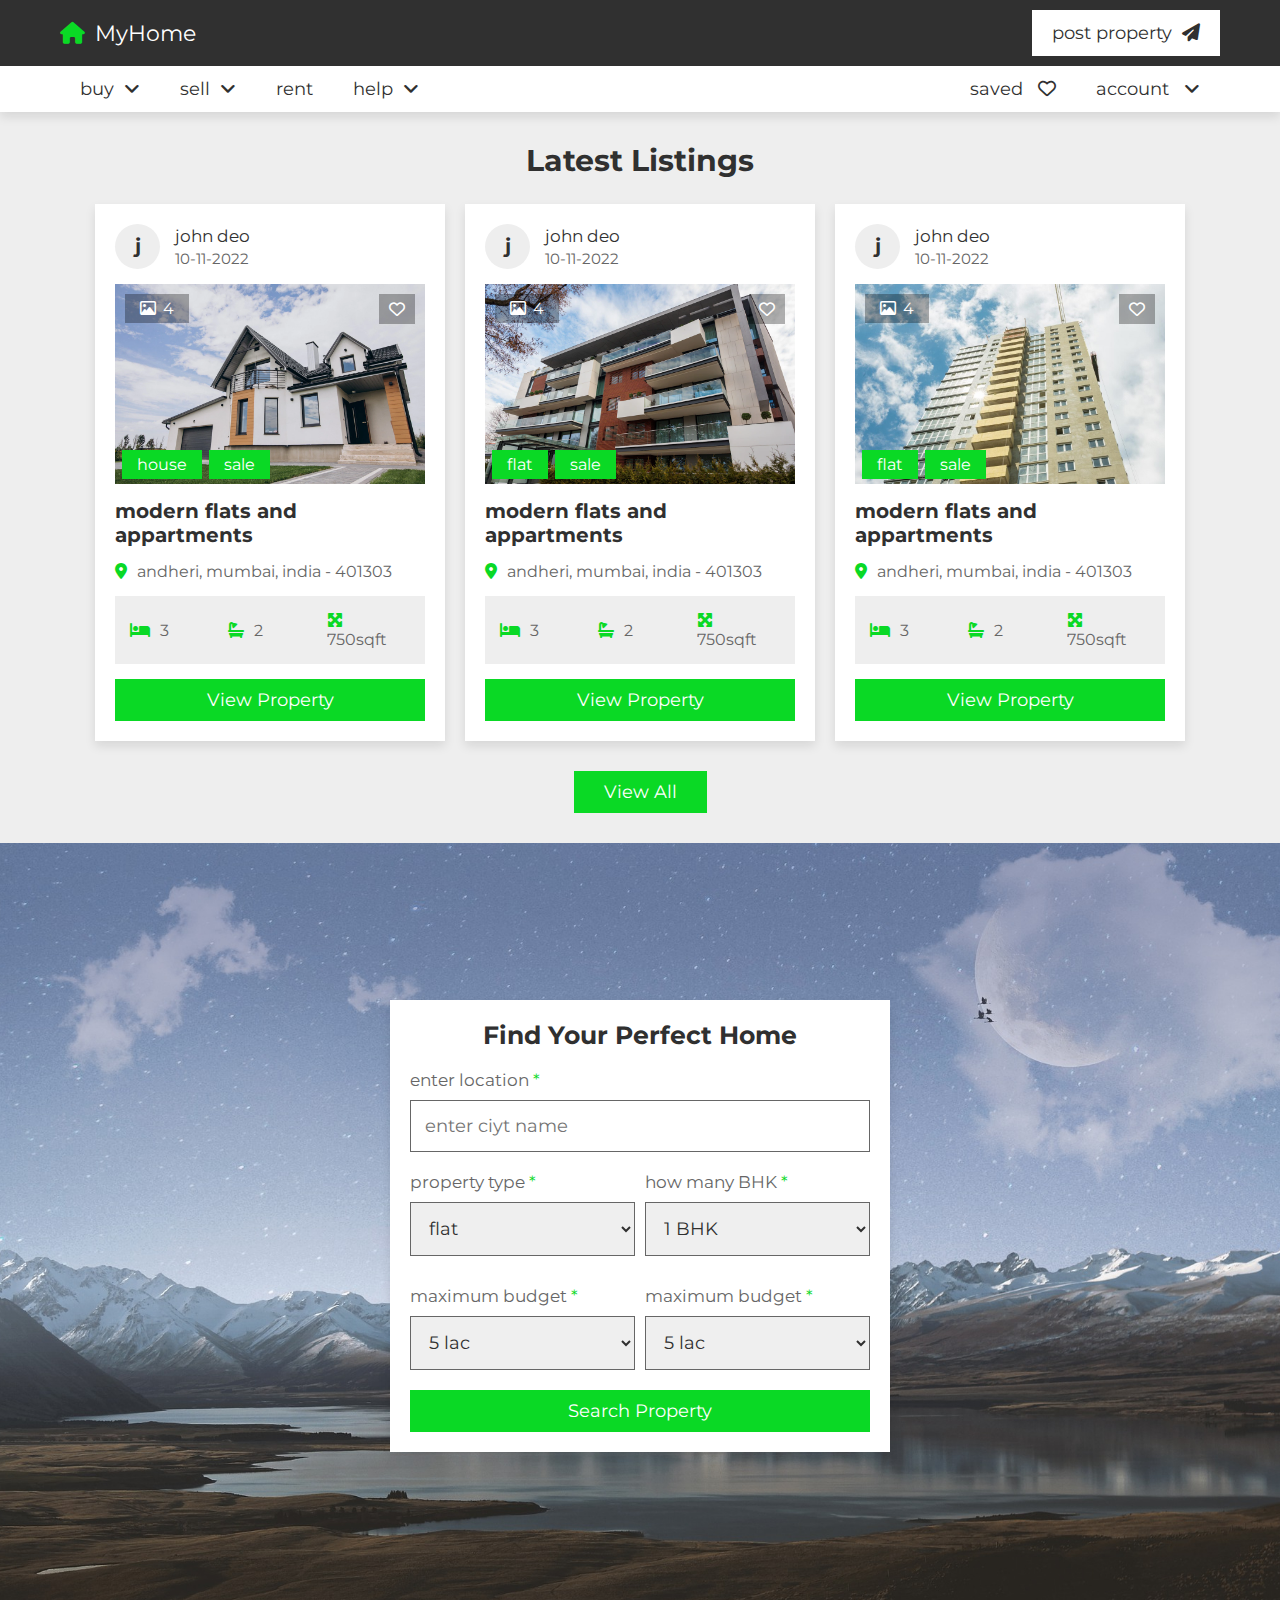
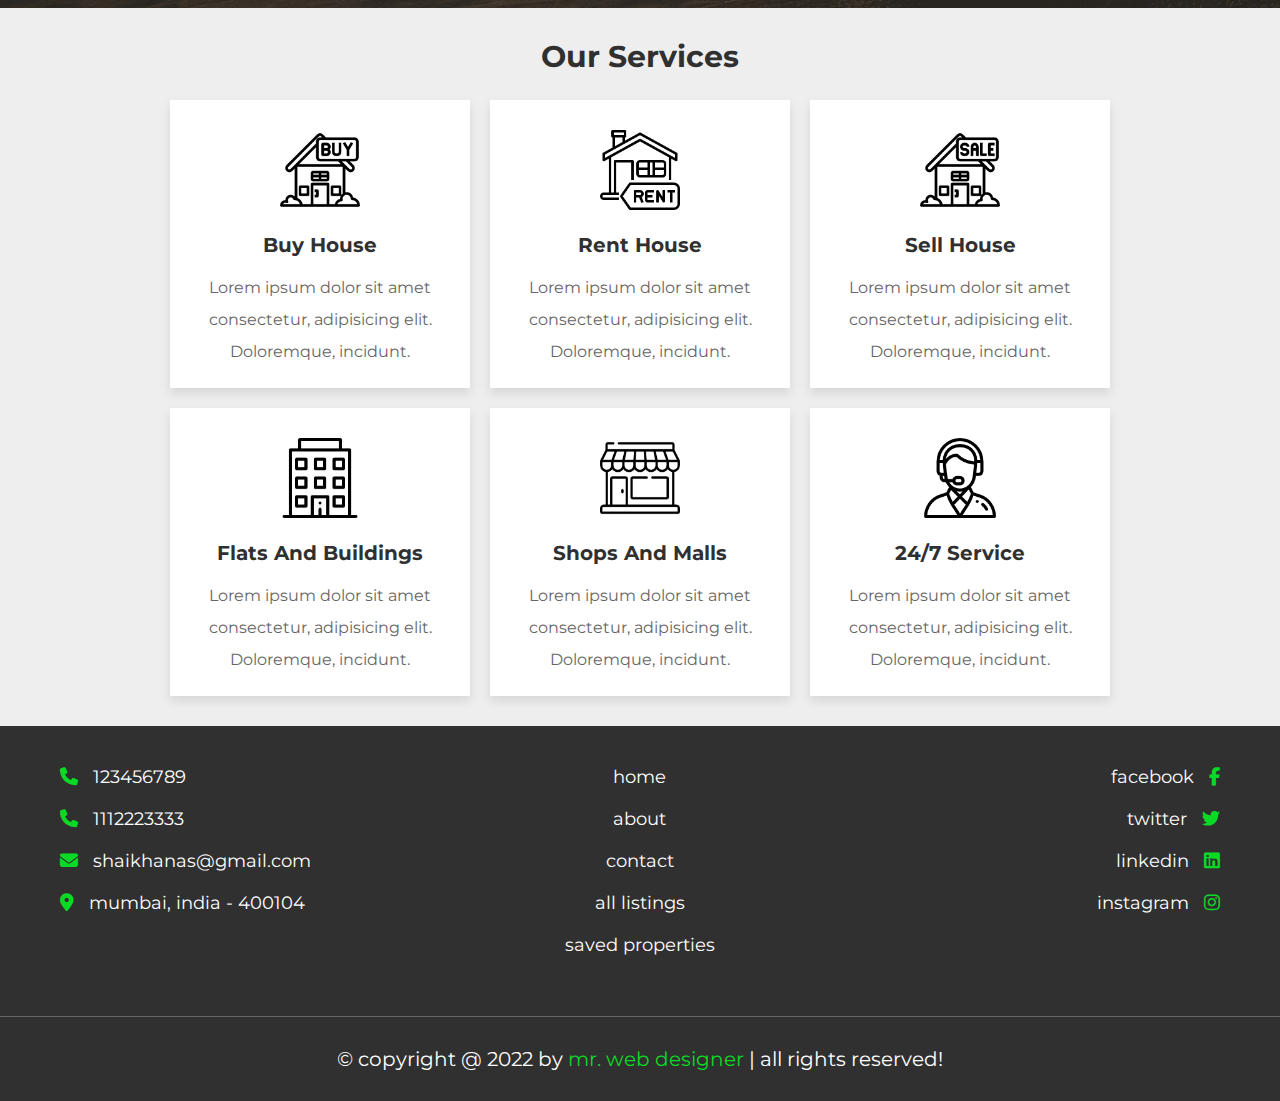
<file: index.html>
<!DOCTYPE html>
<html lang="en">
<head>
   <meta charset="UTF-8">
   <meta http-equiv="X-UA-Compatible" content="IE=edge">
   <meta name="viewport" content="width=device-width, initial-scale=1.0">
   <title>Real Estate Listings Website</title>

   <!-- font awesome cdn link  -->
   <link rel="stylesheet" href="https://cdnjs.cloudflare.com/ajax/libs/font-awesome/6.2.0/css/all.min.css">

   <!-- custom css file link  -->
   <link rel="stylesheet" href="./style.css">

</head>
<body>
   
<!-- header section starts  -->

<header class="header">

   <nav class="navbar nav-1">
      <section class="flex">
         <a href="home.html" class="logo"><i class="fas fa-house"></i>MyHome</a>

         <ul>
            <li><a href="#">post property<i class="fas fa-paper-plane"></i></a></li>
         </ul>
      </section>
   </nav>

   <nav class="navbar nav-2">
      <section class="flex">
         <div id="menu-btn" class="fas fa-bars"></div>

         <div class="menu">
            <ul>
               <li><a href="#">buy<i class="fas fa-angle-down"></i></a>
                  <ul>
                     <li><a href="#">house</a></li>
                     <li><a href="#">flat</a></li>
                     <li><a href="#">shop</a></li>
                     <li><a href="#">ready to move</a></li>
                     <li><a href="#">furnished</a></li>
                  </ul>
               </li>
               <li><a href="#">sell<i class="fas fa-angle-down"></i></a>
                  <ul>
                     <li><a href="#">post property</a></li>
                     <li><a href="#">dashboard</a></li>
                  </ul>
               </li>
               <li><a href="#">rent</a>
                  <ul>
                     <li><a href="#">house</a></li>
                     <li><a href="#">flat</a></li>
                     <li><a href="#">shop</a></li>
                  </ul>
               </li>
               <li><a href="#">help<i class="fas fa-angle-down"></i></a>
                  <ul>
                     <li><a href="about.html">about us</a></i></li>
                     <li><a href="contact.html">contact us</a></i></li>
                     <li><a href="contact.html#faq">FAQ</a></i></li>
                  </ul>
               </li>
            </ul>
         </div>

         <ul>
            <li><a href="#">saved <i class="far fa-heart"></i></a></li>
            <li><a href="#">account <i class="fas fa-angle-down"></i></a>
               <ul>
                  <li><a href="login.html">login</a></li>
                  <li><a href="register.html">register</a></li>
               </ul>
            </li>
         </ul>
      </section>
   </nav>

</header>


<section class="listings">

   <h1 class="heading">latest listings</h1>

   <div class="box-container">

      <div class="box">
         <div class="admin">
            <h3>j</h3>
            <div>
               <p>john deo</p>
               <span>10-11-2022</span>
            </div>
         </div>
         <div class="thumb">
            <p class="total-images"><i class="far fa-image"></i><span>4</span></p>
            <p class="type"><span>house</span><span>sale</span></p>
            <form action="" method="post" class="save">
               <button type="submit" name="save" class="far fa-heart"></button>
            </form>
            <img src="images/house-img-1.webp" alt="">
         </div>
         <h3 class="name">modern flats and appartments</h3>
         <p class="location"><i class="fas fa-map-marker-alt"></i><span>andheri, mumbai, india - 401303</span></p>
         <div class="flex">
            <p><i class="fas fa-bed"></i><span>3</span></p>
            <p><i class="fas fa-bath"></i><span>2</span></p>
            <p><i class="fas fa-maximize"></i><span>750sqft</span></p>
         </div>
         <a href="view_property.html" class="btn">view property</a>
      </div>

      <div class="box">
         <div class="admin">
            <h3>j</h3>
            <div>
               <p>john deo</p>
               <span>10-11-2022</span>
            </div>
         </div>
         <div class="thumb">
            <p class="total-images"><i class="far fa-image"></i><span>4</span></p>
            <p class="type"><span>flat</span><span>sale</span></p>
            <form action="" method="post" class="save">
               <button type="submit" name="save" class="far fa-heart"></button>
            </form>
            <img src="images/house-img-2.webp" alt="">
         </div>
         <h3 class="name">modern flats and appartments</h3>
         <p class="location"><i class="fas fa-map-marker-alt"></i><span>andheri, mumbai, india - 401303</span></p>
         <div class="flex">
            <p><i class="fas fa-bed"></i><span>3</span></p>
            <p><i class="fas fa-bath"></i><span>2</span></p>
            <p><i class="fas fa-maximize"></i><span>750sqft</span></p>
         </div>
         <a href="view_property.html" class="btn">view property</a>
      </div>

      <div class="box">
         <div class="admin">
            <h3>j</h3>
            <div>
               <p>john deo</p>
               <span>10-11-2022</span>
            </div>
         </div>
         <div class="thumb">
            <p class="total-images"><i class="far fa-image"></i><span>4</span></p>
            <p class="type"><span>flat</span><span>sale</span></p>
            <form action="" method="post" class="save">
               <button type="submit" name="save" class="far fa-heart"></button>
            </form>
            <img src="images/house-img-3.jpg" alt="">
         </div>
         <h3 class="name">modern flats and appartments</h3>
         <p class="location"><i class="fas fa-map-marker-alt"></i><span>andheri, mumbai, india - 401303</span></p>
         <div class="flex">
            <p><i class="fas fa-bed"></i><span>3</span></p>
            <p><i class="fas fa-bath"></i><span>2</span></p>
            <p><i class="fas fa-maximize"></i><span>750sqft</span></p>
         </div>
         <a href="view_property.html" class="btn">view property</a>
      </div>

   </div>

   <div style="margin-top: 2rem; text-align:center;">
      <a href="listings.html" class="inline-btn">view all</a>
   </div>

</section>

<div class="home">

   <section class="center">

      <form action="search.html" method="post">
         <h3>find your perfect home</h3>
         <div class="box">
            <p>enter location <span>*</span></p>
            <input type="text" name="location" required maxlength="50" placeholder="enter ciyt name" class="input">
         </div>
         <div class="flex">
            <div class="box">
               <p>property type <span>*</span></p>
               <select name="type" class="input" required>
                  <option value="flat">flat</option>
                  <option value="house">house</option>
                  <option value="shop">shop</option>
               </select>
            </div>
            <div class="box">
               <p>how many BHK <span>*</span></p>
               <select name="bhk" class="input" required>
                  <option value="1">1 BHK</option>
                  <option value="2">2 BHK</option>
                  <option value="3">3 BHK</option>
                  <option value="4">4 BHK</option>
                  <option value="5">5 BHK</option>
                  <option value="6">6 BHK</option>
                  <option value="7">7 BHK</option>
                  <option value="8">8 BHK</option>
                  <option value="9">9 BHK</option>
               </select>
            </div>
            <div class="box">
               <p>maximum budget <span>*</span></p>
               <select name="minimum" class="input" required>
                  <option value="5000000">5 lac</option>
                  <option value="1000000">10 lac</option>
                  <option value="2000000">20 lac</option>
                  <option value="3000000">30 lac</option>
                  <option value="4000000">40 lac</option>
                  <option value="4000000">40 lac</option>
                  <option value="5000000">50 lac</option>
                  <option value="6000000">60 lac</option>
                  <option value="7000000">70 lac</option>
                  <option value="8000000">80 lac</option>
                  <option value="9000000">90 lac</option>
                  <option value="10000000">1 Cr</option>
                  <option value="20000000">2 Cr</option>
                  <option value="30000000">3 Cr</option>
                  <option value="40000000">4 Cr</option>
                  <option value="50000000">5 Cr</option>
                  <option value="60000000">6 Cr</option>
                  <option value="70000000">7 Cr</option>
                  <option value="80000000">8 Cr</option>
                  <option value="90000000">9 Cr</option>
                  <option value="100000000">10 Cr</option>
                  <option value="150000000">15 Cr</option>
                  <option value="200000000">20 Cr</option>
               </select>
            </div>
            <div class="box">
               <p>maximum budget <span>*</span></p>
               <select name="maximum" class="input" required>
                  <option value="5000000">5 lac</option>
                  <option value="1000000">10 lac</option>
                  <option value="2000000">20 lac</option>
                  <option value="3000000">30 lac</option>
                  <option value="4000000">40 lac</option>
                  <option value="4000000">40 lac</option>
                  <option value="5000000">50 lac</option>
                  <option value="6000000">60 lac</option>
                  <option value="7000000">70 lac</option>
                  <option value="8000000">80 lac</option>
                  <option value="9000000">90 lac</option>
                  <option value="10000000">1 Cr</option>
                  <option value="20000000">2 Cr</option>
                  <option value="30000000">3 Cr</option>
                  <option value="40000000">4 Cr</option>
                  <option value="50000000">5 Cr</option>
                  <option value="60000000">6 Cr</option>
                  <option value="70000000">7 Cr</option>
                  <option value="80000000">8 Cr</option>
                  <option value="90000000">9 Cr</option>
                  <option value="100000000">10 Cr</option>
                  <option value="150000000">15 Cr</option>
                  <option value="200000000">20 Cr</option>
               </select>
            </div>
         </div>
         <input type="submit" value="search property" name="search" class="btn">
      </form>

   </section>

</div>



<section class="services">

   <h1 class="heading">our services</h1>

   <div class="box-container">

      <div class="box">
         <img src="images/icon-1.png" alt="">
         <h3>buy house</h3>
         <p>Lorem ipsum dolor sit amet consectetur, adipisicing elit. Doloremque, incidunt.</p>
      </div>

      <div class="box">
         <img src="images/icon-2.png" alt="">
         <h3>rent house</h3>
         <p>Lorem ipsum dolor sit amet consectetur, adipisicing elit. Doloremque, incidunt.</p>
      </div>

      <div class="box">
         <img src="images/icon-3.png" alt="">
         <h3>sell house</h3>
         <p>Lorem ipsum dolor sit amet consectetur, adipisicing elit. Doloremque, incidunt.</p>
      </div>

      <div class="box">
         <img src="images/icon-4.png" alt="">
         <h3>flats and buildings</h3>
         <p>Lorem ipsum dolor sit amet consectetur, adipisicing elit. Doloremque, incidunt.</p>
      </div>

      <div class="box">
         <img src="images/icon-5.png" alt="">
         <h3>shops and malls</h3>
         <p>Lorem ipsum dolor sit amet consectetur, adipisicing elit. Doloremque, incidunt.</p>
      </div>

      <div class="box">
         <img src="images/icon-6.png" alt="">
         <h3>24/7 service</h3>
         <p>Lorem ipsum dolor sit amet consectetur, adipisicing elit. Doloremque, incidunt.</p>
      </div>

   </div>

</section>








<!-- footer section starts  -->

<footer class="footer">

   <section class="flex">

      <div class="box">
         <a href="tel:1234567890"><i class="fas fa-phone"></i><span>123456789</span></a>
         <a href="tel:1112223333"><i class="fas fa-phone"></i><span>1112223333</span></a>
         <a href="mailto:shaikhanas@gmail.com"><i class="fas fa-envelope"></i><span>shaikhanas@gmail.com</span></a>
         <a href="#"><i class="fas fa-map-marker-alt"></i><span>mumbai, india - 400104</span></a>
      </div>

      <div class="box">
         <a href="home.html"><span>home</span></a>
         <a href="about.html"><span>about</span></a>
         <a href="contact.html"><span>contact</span></a>
         <a href="listings.html"><span>all listings</span></a>
         <a href="#"><span>saved properties</span></a>
      </div>

      <div class="box">
         <a href="#"><span>facebook</span><i class="fab fa-facebook-f"></i></a>
         <a href="#"><span>twitter</span><i class="fab fa-twitter"></i></a>
         <a href="#"><span>linkedin</span><i class="fab fa-linkedin"></i></a>
         <a href="#"><span>instagram</span><i class="fab fa-instagram"></i></a>

      </div>

   </section>

   <div class="credit">&copy; copyright @ 2022 by <span>mr. web designer</span> | all rights reserved!</div>

</footer>

<!-- footer section ends -->


<!-- custom js file link  -->
<script src="./script.js"></script>

</body>
</html>
</file>
<file: style.css>
@import url('https://fonts.googleapis.com/css2?family=Montserrat:wght@100;200;300;400&display=swap');

:root{
   --main-color:#0ad925;
   --light-color:#666;
   --light-bg:#eee;
   --white:#fff;
   --black:#303030;
   --border:.1rem solid var(--light-color);
   --box-shodow:0 .5rem 1rem rgba(0,0,0,.1);
}

*{
   font-family: 'Montserrat', sans-serif;
   margin: 0; padding: 0;
   box-sizing: border-box;
   outline: none; border: none;
   text-decoration: none;
}

*::selection{
   background-color: var(--main-color);
   color: var(--white);
}

*::-webkit-scrollbar{
   height: .5rem;
   width: 1rem;
}

*::-webkit-scrollbar-track{
   background-color: transparent;
}

*::-webkit-scrollbar-thumb{
   background-color: var(--main-color);
   border-radius: 5rem;
}

html{
   font-size: 62.5%;
   overflow-x: hidden;
   scroll-behavior: smooth;
   scroll-padding-top: 10rem;
}

body{
   background-color: var(--light-bg);
}

section{
   padding: 3rem 2rem;
   max-width: 1200px;
   margin: 0 auto;
}

.heading{
   text-align: center;
   padding-bottom: 2.5rem;
   font-size: 3rem;
   color: var(--black);
   text-transform: capitalize;
}

.btn,
.inline-btn{
   margin-top: 1rem;
   padding: 1rem 3rem;
   background-color: var(--main-color);
   color: var(--white);
   cursor: pointer;
   text-align: center;
   font-size: 1.8rem;
   text-transform: capitalize;
}

.btn:hover,
.inline-btn:hover{
   background-color: var(--black);
}

.btn{
   display: block;
   width: 100%;
}

.inline-btn{
   display: inline-block;
}

.header{
   position: sticky;
   top: 0; left: 0; right: 0;
   z-index: 1000;
   box-shadow: var(--box-shodow);
}

.header .navbar.nav-1 .flex{
   padding-top: 1rem;
   padding-bottom: 1rem;
}

.header .navbar.nav-2 .flex{
   padding-top: 0;
   padding-bottom: 0;
}

.header .navbar.nav-1{
   background-color: var(--black);
}

.header .navbar.nav-2{
   background-color: var(--white);
}

.header .navbar .flex{
   display: flex;
   align-items: center;
   justify-content: space-between;
}

.header .navbar .flex .logo{
   font-size: 2.2rem;
   color: var(--white); 
}

.header .navbar .flex .logo i{
   color: var(--main-color);
   margin-right: 1rem;
}

.header .navbar .flex ul{
   list-style: none;
}

.header .navbar .flex ul li{
   float: left;
   position: relative;
}

.header .navbar .flex ul li a{
   display: inline-block;
   padding: 1.2rem 2rem;
   font-size: 1.8rem;
   color: var(--black);
   background-color: var(--white);
}

.header .navbar .flex ul li a:hover{
   background-color: var(--main-color);
   color: var(--white);
}

.header .navbar .flex ul li a i{
   margin-left: 1rem;
}

.header .navbar .flex ul li ul{
   position: absolute;
   width: 17rem;
   left: 0;
}

.header .navbar .flex ul li ul li{
   width: 100%;
}

.header .navbar .flex ul li ul li a{
   display: none;
}

.header .navbar .flex ul li:hover ul li a{
   display: block;
}

#menu-btn{
   font-size: 2.5rem;
   color: var(--black);
   display: none;
}

.home{
   background:url('../images/home-bg.jpg') no-repeat;
   background-size: cover;
   background-position: center;
}

.home .center{
   min-height: 85vh;
   display: flex;
   align-items: center;
   justify-content: center;
}

.home .center form{
   background-color: var(--white);
   padding: 2rem;
   box-shadow: var(--box-shodow);
   width: 50rem;
}

.home .center form h3{
   padding-bottom: 1rem;
   text-align: center;
   color: var(--black);
   text-transform: capitalize;
   font-size: 2.5rem;
}

.home .center form .flex{
   display: flex;
   gap:1rem;
   flex-wrap: wrap;
}

.home .center form .box{
   flex: 1 1 20rem;
}

.home .center form .box .input{
   width: 100%;
   border: var(--border);
   padding: 1.4rem;
   color: var(--black);
   font-size: 1.8rem;
   margin: 1rem 0;
}

.home .center form .box p{
   color: var(--light-color);
   font-size: 1.7rem;
   padding-top: 1rem;
}

.home .center form .box p span{
   color: var(--main-color);
}

.services .box-container{
   display: grid;
   grid-template-columns: repeat(auto-fit, 30rem);
   gap: 2rem;
   justify-content: center;
   align-items: flex-start;
}

.services .box-container .box{
   background-color: var(--white);
   box-shadow: var(--box-shodow);
   padding: 2rem;
   text-align: center;
}

.services .box-container .box img{
   margin: 1rem 0;
   height: 8rem;
}

.services .box-container .box h3{
   font-size: 2rem;
   padding: 1rem 0;
   color: var(--black);
   text-transform: capitalize;
}

.services .box-container .box p{
   line-height: 2;
   font-size: 1.6rem;
   color: var(--light-color);
   padding-top: .5rem;
}

.listings .box-container{
   display: grid;
   grid-template-columns: repeat(auto-fit, 35rem);
   gap: 2rem;
   justify-content: center;
   align-items: flex-start;
}

.listings .box-container .box{
   background-color: var(--white);
   box-shadow: var(--box-shodow);
   padding: 2rem;
   overflow-x: hidden;
}

.listings .box-container .box .admin{
   display: flex;
   align-items: center;
   gap: 1.5rem;
}

.listings .box-container .box .admin h3{
   height: 4.5rem;
   line-height: 4.4rem;
   width: 4.5rem;
   border-radius: 50%;
   font-size: 2rem;
   color: var(--black);
   background-color: var(--light-bg);
   text-align:center;
}

.listings .box-container .box .admin p{
   font-size: 1.7rem;
   color: var(--black);
   padding-bottom: .3rem;
}

.listings .box-container .box .admin span{
   font-size: 1.5rem;
   color: var(--light-color);
}

.listings .box-container .box .thumb{
   position: relative;
   height: 20rem;
   overflow: hidden;
   margin: 1.5rem 0;
}

.listings .box-container .box .thumb img{
   height: 100%;
   width: 100%;
   transition: .2s linear;
}

.listings .box-container .box:hover .thumb img{
   transform: scale(1.1);
}

.listings .box-container .box .thumb .total-images{
   position: absolute;
   top: 1rem; left: 1rem;
   background-color: rgba(0,0,0,.3);
   color: var(--white);
   padding: .5rem 1.5rem;
   font-size: 1.6rem;
   z-index: 1;
}

.listings .box-container .box .thumb .total-images i{
   margin-right: .7rem;
}

.listings .box-container .box .thumb .type{
   position: absolute;
   bottom: 1rem; left: .7rem;
   z-index: 1;
}

.listings .box-container .box .thumb .type span{
   margin-right: .7rem;
   padding: .5rem 1.5rem;
   color: var(--white);
   background-color: var(--main-color);
   font-size: 1.6rem;
}

.listings .box-container .box .thumb .save{
   position: absolute;
   top: 1rem; right: 1rem;
   z-index: 1;
}

.listings .box-container .box .thumb .save button{
   background-color: rgba(0,0,0,.3);
   color: var(--white);
   padding: .7rem 1rem;
   font-size: 1.6rem;
   cursor: pointer;
}

.listings .box-container .box .thumb .save button:hover{
   background-color: var(--main-color);
}

.listings .box-container .box .name{
   font-size: 2rem;
   text-overflow: ellipsis;
   overflow-x: hidden;
   color: var(--black);
   margin-bottom: .5rem;
}

.listings .box-container .box .location{
   padding-top: 1rem;
   font-size: 1.6rem;
   color: var(--light-color);
}

.listings .box-container .box .location i{
   margin-right: 1rem;
   color: var(--main-color);
}

.listings .box-container .box .flex{
   display: flex;
   background-color: var(--light-bg);
   padding: 1.5rem;
   justify-content: space-between;
   align-items: center;
   margin: 1.5rem 0;
   flex-wrap: wrap;
   gap: 1.5rem;
}

.listings .box-container .box .flex p{
   font-size: 1.6rem;
   flex: 1 1 4rem;
}

.listings .box-container .box .flex p span{
   color: var(--light-color);
}

.listings .box-container .box .flex p i{
   margin-right: 1rem;
   color: var(--main-color);
}

.view-property .details{
   background-color: var(--white);
   box-shadow: var(--box-shodow);
   padding: 2rem;
   overflow-x: hidden;
}

.view-property .details .thumb{
   background-color: var(--black);
   padding: 1.5rem;
   margin-bottom: 1.5rem;
}

.view-property .details .thumb .big-image img{
   height: 40rem;
   width: 100%;
   object-fit: contain;
}

.view-property .details .thumb .small-images{
   display: flex;
   justify-content: center;
   gap: 1.5rem;
   padding-top: 1rem;
   flex-wrap: wrap;
}

.view-property .details .thumb .small-images img{
   height: 7rem;
   width: 10rem;
   object-fit: cover;
   cursor: pointer;
   transition: .2s linear;
}

.view-property .details .thumb .small-images img:hover{
   transform: scale(1.1);
}

.view-property .details .name{
   font-size: 2rem;
   text-overflow: ellipsis;
   overflow-x: hidden;
   margin-bottom: .5rem;
}

.view-property .details .location{
   padding-top: 1rem;
   font-size: 1.6rem;
   color: var(--light-color);
}

.view-property .details .location i{
   margin-right: 1rem;
   color: var(--main-color);
}

.view-property .details .info{
   display: flex;
   background-color: var(--light-bg);
   padding: 1.5rem;
   margin: 1.5rem 0;
   justify-content: space-between;
   align-items: center;
   flex-wrap: wrap;
   gap: 2rem;
}

.view-property .details .info p{
   font-size: 1.7rem;
}

.view-property .details .info p span,
.view-property .details .info p a{
   color: var(--light-color);
}

.view-property .details .info p a:hover{
   text-decoration: underline;
}

.view-property .details .info p i{
   margin-right: 1.5rem;
   color: var(--main-color);
}

.view-property .details .title{
   font-size: 2rem;
   color: var(--black);
   padding-bottom: 1.5rem;
   border-bottom: var(--border);
}

.view-property .details .flex{
   margin: 1.5rem 0;
   display: flex;
   justify-content: space-between;
   flex-wrap: wrap;
}

.view-property .details .flex .box{
   flex: 1 1 40rem;
}

.view-property .details .flex .box p{
   padding: .5rem 0;
   font-size: 1.6rem;
   color: var(--light-color);
}

.view-property .details .flex .box i{
   color: var(--main-color);
   margin-right: 1.5rem;
}

.view-property .details .description{
   padding: .5rem 0;
   margin-top: .5rem;
   font-size: 1.6rem;
   color: var(--light-color);
   line-height: 1.5;
}

.about .row{
   display: flex;
   flex-wrap: wrap;
   gap: 1.5rem;
   align-items: center;
}

.about .row .image{
   flex: 1 1 40rem;
}

.about .row .image img{
   width: 100%;
}

.about .row .content{
   flex: 1 1 40rem;
   text-align: center;
}

.about .row .content h3{
   font-size: 2.5rem;
   color: var(--black);
   margin-bottom: .5rem;
   text-transform: capitalize;
}

.about .row .content p{
   line-height: 2;
   padding: 1rem 0;
   font-size: 1.7rem;
   color: var(--light-color);
}

.steps .box-container{
   display: grid;
   grid-template-columns: repeat(auto-fit, 30rem);
   gap: 2rem;
   justify-content: center;
   align-items: flex-start;
}

.steps .box-container .box{
   background-color: var(--white);
   padding: 2rem;
   text-align: center;
   box-shadow: var(--box-shodow);
}

.steps .box-container .box img{
   height: 7rem;
   margin: .5rem 0;
}

.steps .box-container .box h3{
   padding: 1rem 0;
   font-size: 2rem;
   text-transform: capitalize;
   color: var(--black);
}

.steps .box-container .box p{
   line-height: 2;
   font-size: 1.6rem;
   color: var(--light-color);
}

.reviews .box-container{
   display: grid;
   grid-template-columns: repeat(auto-fit, 35rem);
   gap: 2rem;
   justify-content: center;
   align-items: flex-start;
}

.reviews .box-container .box{
   background-color: var(--white);
   padding: 2rem;
   box-shadow: var(--box-shodow);
}

.reviews .box-container .box .user{
   display: flex;
   align-items: center;
   gap: 1.5rem;
   margin-bottom: 1rem;
}

.reviews .box-container .box .user img{
   height: 6rem;
   width: 6rem;
   border-radius: 50%;
}

.reviews .box-container .box .user h3{
   font-size: 2rem;
   color: var(--black);
   padding-bottom: .3rem;
}

.reviews .box-container .box .user .stars i{
   font-size: 1.5rem;
   color: var(--main-color);
}

.reviews .box-container .box p{
   line-height: 2;
   padding-top: .5rem;
   font-size: 1.6rem;
   color: var(--light-color);
}

.contact .row{
   display: flex;
   flex-wrap: wrap;
   gap: 1.5rem;
   align-items: center;
}

.contact .row .image{
   flex: 1 1 50rem;
}

.contact .row .image img{
   width: 100%;
}

.contact .row form{
   flex: 1 1 30rem;
   background-color: var(--white);
   box-shadow: var(--box-shodow);
   padding: 2rem;
}

.contact .row form h3{
   padding-bottom: 1rem;
   font-size: 2.5rem;
   color: var(--black);
   text-align: center;
   text-transform: capitalize;
}

.contact .row form .box{
   width: 100%;
   border: var(--border);
   padding: 1.4rem;
   color: var(--black);
   font-size: 1.8rem;
   margin: 1rem 0;
}

.contact .row form textarea{
   height: 15rem;
   resize: none;
}

.faq .box-container{
   display: flex;
   flex-wrap: wrap;
   gap: 2rem;
   align-items: flex-start;
}


.faq .box-container .box{
   flex: 1 1 40rem;
   box-shadow: var(--box-shodow);
}

.faq .box-container .box h3{
   padding: 1.5rem 2rem;
   font-size: 2rem;
   background-color: var(--black);
   color: var(--white);
   display: flex;
   align-items: center;
   justify-content: space-between;
   gap: 1rem;
   cursor: pointer;
}

.faq .box-container .box p{
   font-size: 1.6rem;
   color: var(--light-color);
   background-color: var(--white);
   padding: 1.5rem 2rem;
   line-height: 1.5;
   display: none;
}

.faq .box-container .box.active p{
   display: block;
}

.faq .box-container .box.active h3{
   background-color: var(--main-color);
}

.filters form{
   background-color: var(--white);
   box-shadow: var(--box-shodow);
   padding: 2rem;
}

.filters form #close-filter{
   text-align: right;
   padding-bottom: 2rem;
   display: none;
}

.filters form #close-filter i{
   height: 4.5rem;
   width: 4.5rem;
   line-height: 4.4rem;
   background-color: var(--main-color);
   color: var(--white);
   cursor: pointer;
   font-size: 2rem;
   text-align: center;
}

.filters form #close-filter i:hover{
   background-color: var(--black);
}

.filters form h3{
   font-size: 2.5rem;
   padding-bottom: 2rem;
   color: var(--black);
   text-transform: capitalize;
   text-align: center;
}

.filters form .flex{
   display: flex;
   gap: 1rem;
   flex-wrap: wrap;
}

.filters form .flex .box{
   flex: 1 1 40rem;
}

.filters form .flex .box .input{
   width: 100%;
   margin: 1rem 0;
   font-size: 1.8rem;
   color: var(--black);
   border: var(--border);
   padding: 1.4rem;
}

.filters form .flex .box p{
   font-size: 1.6rem;
   color: var(--light-color);
}

#filter-btn{
   position: fixed;
   bottom: 1rem; right: 1rem;
   background-color: var(--border);
   color: var(--white);
   text-align: center;
   height: 4.5rem;
   width: 4.5rem;
   line-height: 4.4rem;
   z-index: 1000;
   font-size: 2rem;
   background-color: var(--main-color);
   display: none;
}

.form-container form{
   max-width: 50rem;
   margin: 0 auto;
   background-color: var(--white);
   box-shadow: var(--box-shodow);
   padding: 2rem;
   text-align: center;
}

.form-container form h3{
   padding-bottom: 1rem;
   font-size: 2.5rem;
   color: var(--black);
   text-transform: capitalize;
}

.form-container form .box{
   border: var(--border);
   padding: 1.4rem;
   color: var(--black);
   margin: 1rem 0;
   width: 100%;
   font-size: 1.8rem;
}

.form-container form p{
   font-size: 1.7rem;
   padding: 1rem 0;
   color: var(--light-color);
}

.form-container form p a{
   color: var(--main-color);
}

.form-container form p a:hover{
   text-decoration: underline;
}














.footer{
   background-color: var(--black);
}

.footer .flex{
   display: flex;
   flex-wrap: wrap;
   gap: 2rem;
   justify-content: space-between;
}

.footer .flex .box{
   flex: 1 1 30rem;
}

.footer .flex .box a{
   display: block;
   padding: 1rem 0;
   font-size: 1.8rem;
}

.footer .flex .box a span{
   color: var(--white);
}

.footer .flex .box a:hover span{
   text-decoration: underline;
}

.footer .flex .box a i{
   color: var(--main-color);
}

.footer .flex .box:last-child{
   text-align: right;
}

.footer .flex .box:last-child a i{
   margin-left: 1.5rem;
}

.footer .flex .box:first-child a i{
   margin-right: 1.5rem;
}

.footer .flex .box:nth-child(2){
   text-align: center;
}

.footer .credit{
   padding: 3rem 2rem;
   text-align: center;
   border-top: var(--border);
   font-size: 2rem;
   color: var(--white);
   margin-top: 2rem;
   /* padding-bottom: 10rem; */
}

.footer .credit span{
   color: var(--main-color);
}








/* media queries  */

@media (max-width:991px){

   html{
      font-size: 55%;
   }

}

@media (max-width:768px){

   #menu-btn{
      display: inline-block;
   }

   .header .navbar .menu{
      position: absolute;
      top: 99%; left: 0; right: 0;
      background-color: var(--white);
      border-top: var(--border);
      transition: .2s linear;
      z-index:1;
      clip-path: polygon(0 0, 100% 0, 100% 0, 0 0);
   }

   .header .navbar .menu.active{
      clip-path: polygon(0 0, 100% 0, 100% 100%, 0 100%);
   }

   .header .navbar .menu ul li{
      width: 100%;
      position: relative;
   }

   .header .navbar .menu ul li a{
      width: 100%;
   }

   .header .navbar .menu ul li ul{
      position: relative;
      width: 100%;
   }

   .header .navbar .menu ul li ul li a{
      padding-left: 4rem;
      background-color: var(--black);
      color: var(--white);
   }

   .view-property .details .thumb .big-image img{
      height: auto;
   }

   .view-property .details .thumb .small-images img{
      height: 4rem;
      width: 6rem;
   }

   #filter-btn{
      display: inline-block;
   }

   .filters{
      position: fixed;
      top: 0; left: 0; right: 0; bottom: 0;
      overflow-y: scroll;
      background-color: var(--white);
      z-index: 1100;
      padding: 0;
      display: none;
   }

   .filters.active{
      display: block;
   }

   .filters form{
      box-shadow: none;
   }

   .filters form #close-filter{
      display: block;
   }

}

@media (max-width:450px){

   html{
      font-size: 50%;
   }

   .header .navbar .flex .logo{
      font-size: 1.8rem;
   }

   .home .center form .flex{
      gap: 0;
   }

   .listings .box-container{
      grid-template-columns: 1fr;
   }

   .reviews .box-container{
      grid-template-columns: 1fr;
   }

}
</file>
